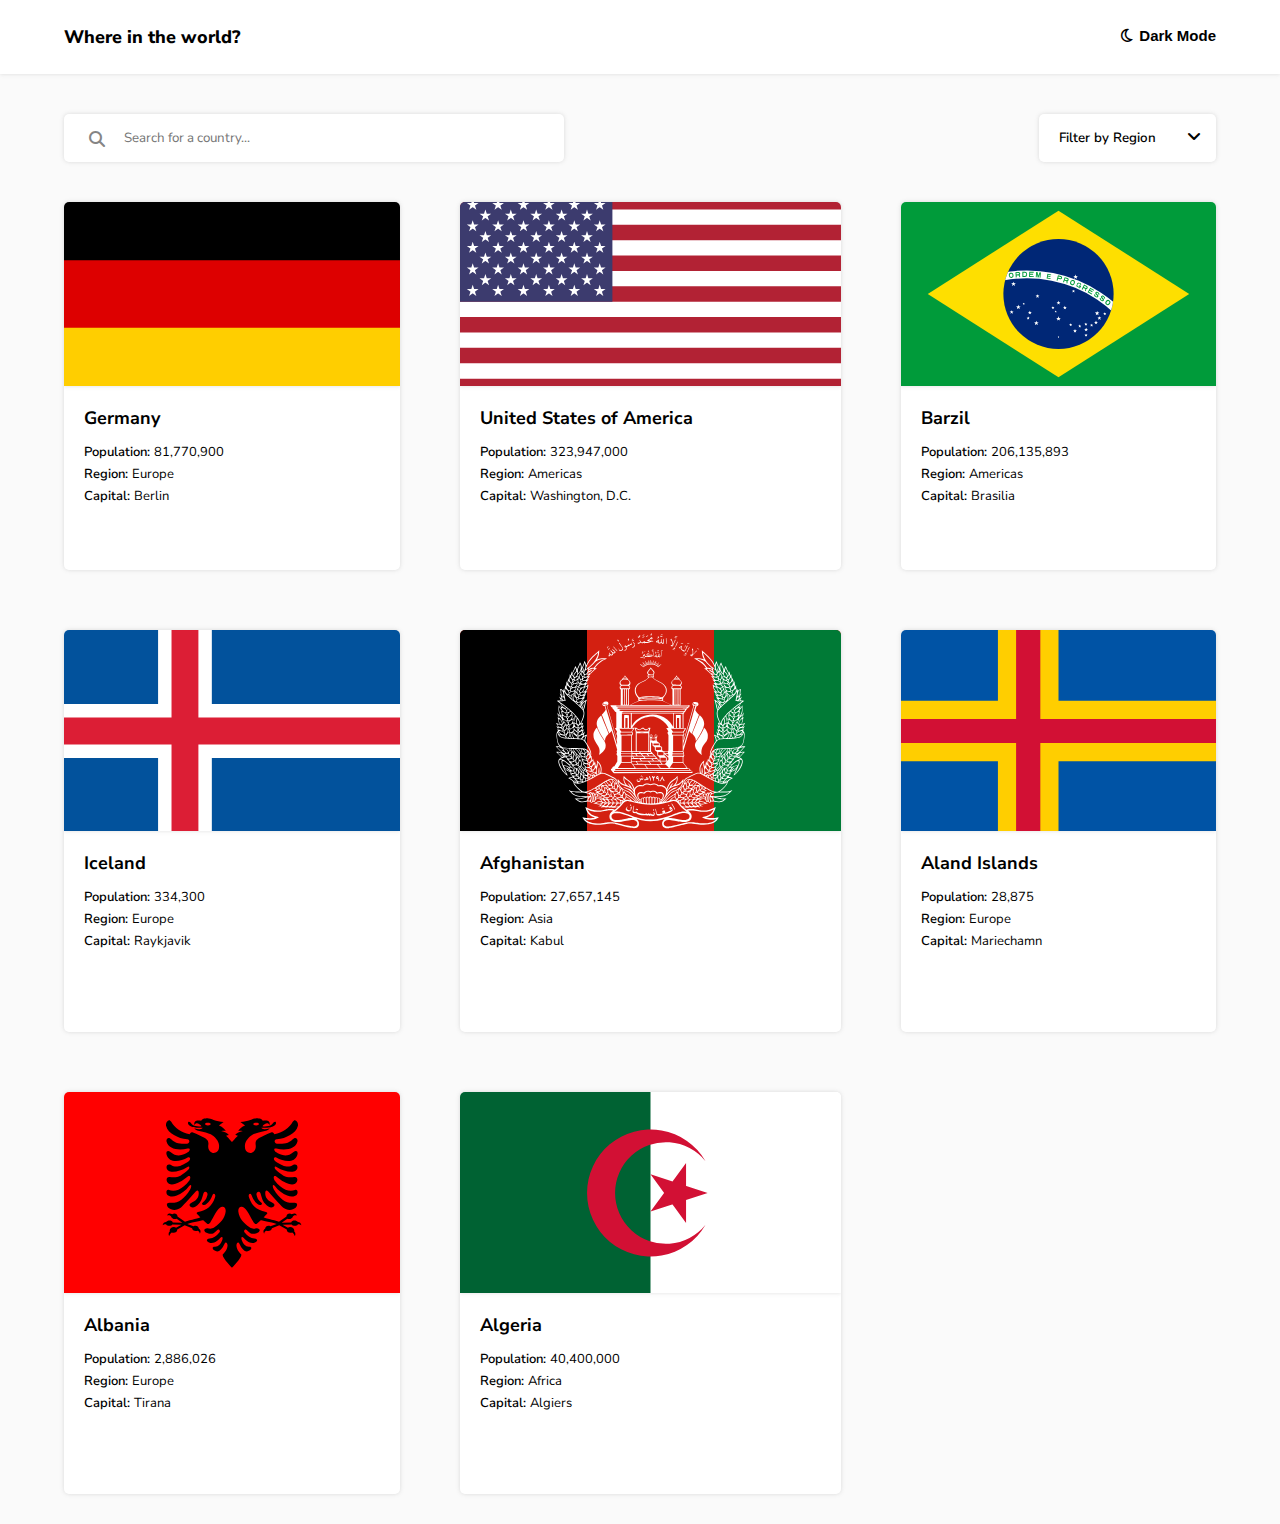
<file: index.html>
<!DOCTYPE html>
<html lang="en">

<head>
    <meta charset="UTF-8">
    <meta http-equiv="X-UA-Compatible" content="IE=edge">
    <meta name="viewport" content="width=device-width, initial-scale=1.0">
    <title>Flags</title>
    <meta name="description" content="First task using HTML and CSS ,this page contains some flags for countries">

    <!-- fontawesome -->
    <link rel="stylesheet" href="./assets/css/all.min.css">

    <!-- link for style css -->
    <link rel="stylesheet" href="./assets/css/style.css">

</head>

<body>

    <header>
        <div class="container">

            <div class="row">
                <div class="brand">
                    <a href="#"><h1>Where in the world?</h1></a>
                </div>

                <div class="DarkMode">
                    <button><i class="fa-regular fa-moon"></i> Dark Mode</button>
                </div>
            </div>
        </div>
    </header>

    <section class="search_content">
        <div class="container">
            <div class="row">

                <div class="search">
                    <i class="fa-solid fa-magnifying-glass"></i>
                    <input type="text" id="search_input" placeholder="Search for a country...">
                </div>

                <div class="filter">
                    <button class="btn">Filter by Region</button>
                    <i class="fa-solid fa-angle-down"></i>

                    <ul class="dropdown">
                        <li><a href="#">Africa</a></li>
                        <li><a href="#">America</a></li>
                        <li><a href="#">Asia</a></li>
                        <li><a href="#">Europe</a></li>
                        <li><a href="#">Oceania</a></li>
                    </ul>
                </div>

            </div>

        </div>

    </section>

    <section class="flags_gallary">

        <div class="container">
            <div class="grid_layout">

                <div class="flags">
                    <a href="./Detail.html">
                        <div class="image">
                            <img src="./assets/images/de.svg">
                        </div>
                        <div class="content">
                            <h2>Germany</h2>
                            <div>
                                <span class="name">Population:</span>
                                <span class="value">81,770,900</span>
                            </div>
                            <div>
                                <span class="name">Region:</span>
                                <span class="value">Europe</span>
                            </div>

                            <div>
                                <span class="name">Capital:</span>
                                <span class="value">Berlin</span>
                            </div>

                        </div>
                    </a>
                </div>


                <div class="flags">
                    <a href="./Detail.html">
                        <div class="image">
                            <img src="./assets/images/us.svg">
                        </div>
                        <div class="content">
                            <h2>United States of America</h2>
                            <div>
                                <span class="name">Population:</span>
                                <span class="value">323,947,000</span>
                            </div>
                            <div>
                                <span class="name">Region:</span>
                                <span class="value">Americas</span>
                            </div>

                            <div>
                                <span class="name">Capital:</span>
                                <span class="value">Washington, D.C.</span>
                            </div>
                        </div>
                    </a>
                </div>

                <div class="flags">
                    <a href="./Detail.html">
                        <div class="image">
                            <img src="./assets/images/br.svg">
                        </div>
                        <div class="content">
                            <h2>Barzil</h2>
                            <div>
                                <span class="name">Population:</span>
                                <span class="value">206,135,893</span>
                            </div>
                            <div>
                                <span class="name">Region:</span>
                                <span class="value">Americas</span>
                            </div>
                            <div>
                                <span class="name">Capital:</span>
                                <span class="value">Brasilia</span>
                            </div>

                        </div>
                    </a>
                </div>

                <div class="flags">
                    <a href="./Detail.html">
                        <div class="image">
                            <img src="./assets/images/is.svg">
                        </div>
                        <div class="content">
                            <h2>Iceland</h2>
                            <div>
                                <span class="name">Population:</span>
                                <span class="value">334,300</span>
                            </div>
                            <div>
                                <span class="name">Region:</span>
                                <span class="value">Europe</span>
                            </div>
                            <div>
                                <span class="name">Capital:</span>
                                <span class="value">Raykjavik</span>
                            </div>
                        </div>
                    </a>
                </div>

                <div class="flags">
                    <a href="./Detail.html">
                        <div class="image">
                            <img src="./assets/images/af.svg">
                        </div>
                        <div class="content">

                            <h2>Afghanistan</h2>
                            <div>
                                <span class="name">Population:</span>
                                <span class="value">27,657,145</span>
                            </div>
                            <div>
                                <span class="name">Region:</span>
                                <span class="value">Asia</span>
                            </div>
                            <div>
                                <span class="name">Capital:</span>
                                <span class="value">Kabul</span>
                            </div>

                        </div>
                    </a>
                </div>

                <div class="flags">
                    <a href="./Detail.html">
                        <div class="image">
                            <img src="./assets/images/ax.svg">
                        </div>
                        <div class="content">

                            <h2>Aland Islands</h2>
                            <div>
                                <span class="name">Population:</span>
                                <span class="value">28,875</span>
                            </div>
                            <div>
                                <span class="name">Region:</span>
                                <span class="value">Europe</span>
                            </div>
                            <div>
                                <span class="name">Capital:</span>
                                <span class="value">Mariechamn</span>
                            </div>

                        </div>
                    </a>
                </div>

                <div class="flags">
                    <a href="./Detail.html">
                        <div class="image">
                            <img src="./assets/images/al.svg">
                        </div>
                        <div class="content">

                            <h2>Albania</h2>
                            <div>
                                <span class="name">Population:</span>
                                <span class="value">2,886,026</span>
                            </div>
                            <div>
                                <span class="name">Region:</span>
                                <span class="value">Europe</span>
                            </div>
                            <div>
                                <span class="name">Capital:</span>
                                <span class="value">Tirana</span>
                            </div>

                        </div>
                    </a>
                </div>

                <div class="flags">
                    <a href="./Detail.html">
                        <div class="image">
                            <img src="./assets/images/dz.svg">
                        </div>
                        <div class="content">

                            <h2>Algeria</h2>
                            <div>
                                <span class="name">Population:</span>
                                <span class="value">40,400,000</span>
                            </div>
                            <div>
                                <span class="name">Region:</span>
                                <span class="value">Africa</span>
                            </div>
                            <div>
                                <span class="name">Capital:</span>
                                <span class="value">Algiers</span>
                            </div>

                        </div>
                    </a>

                </div>
            </div>
        </div>
    </section>

</body>

</html>
</file>
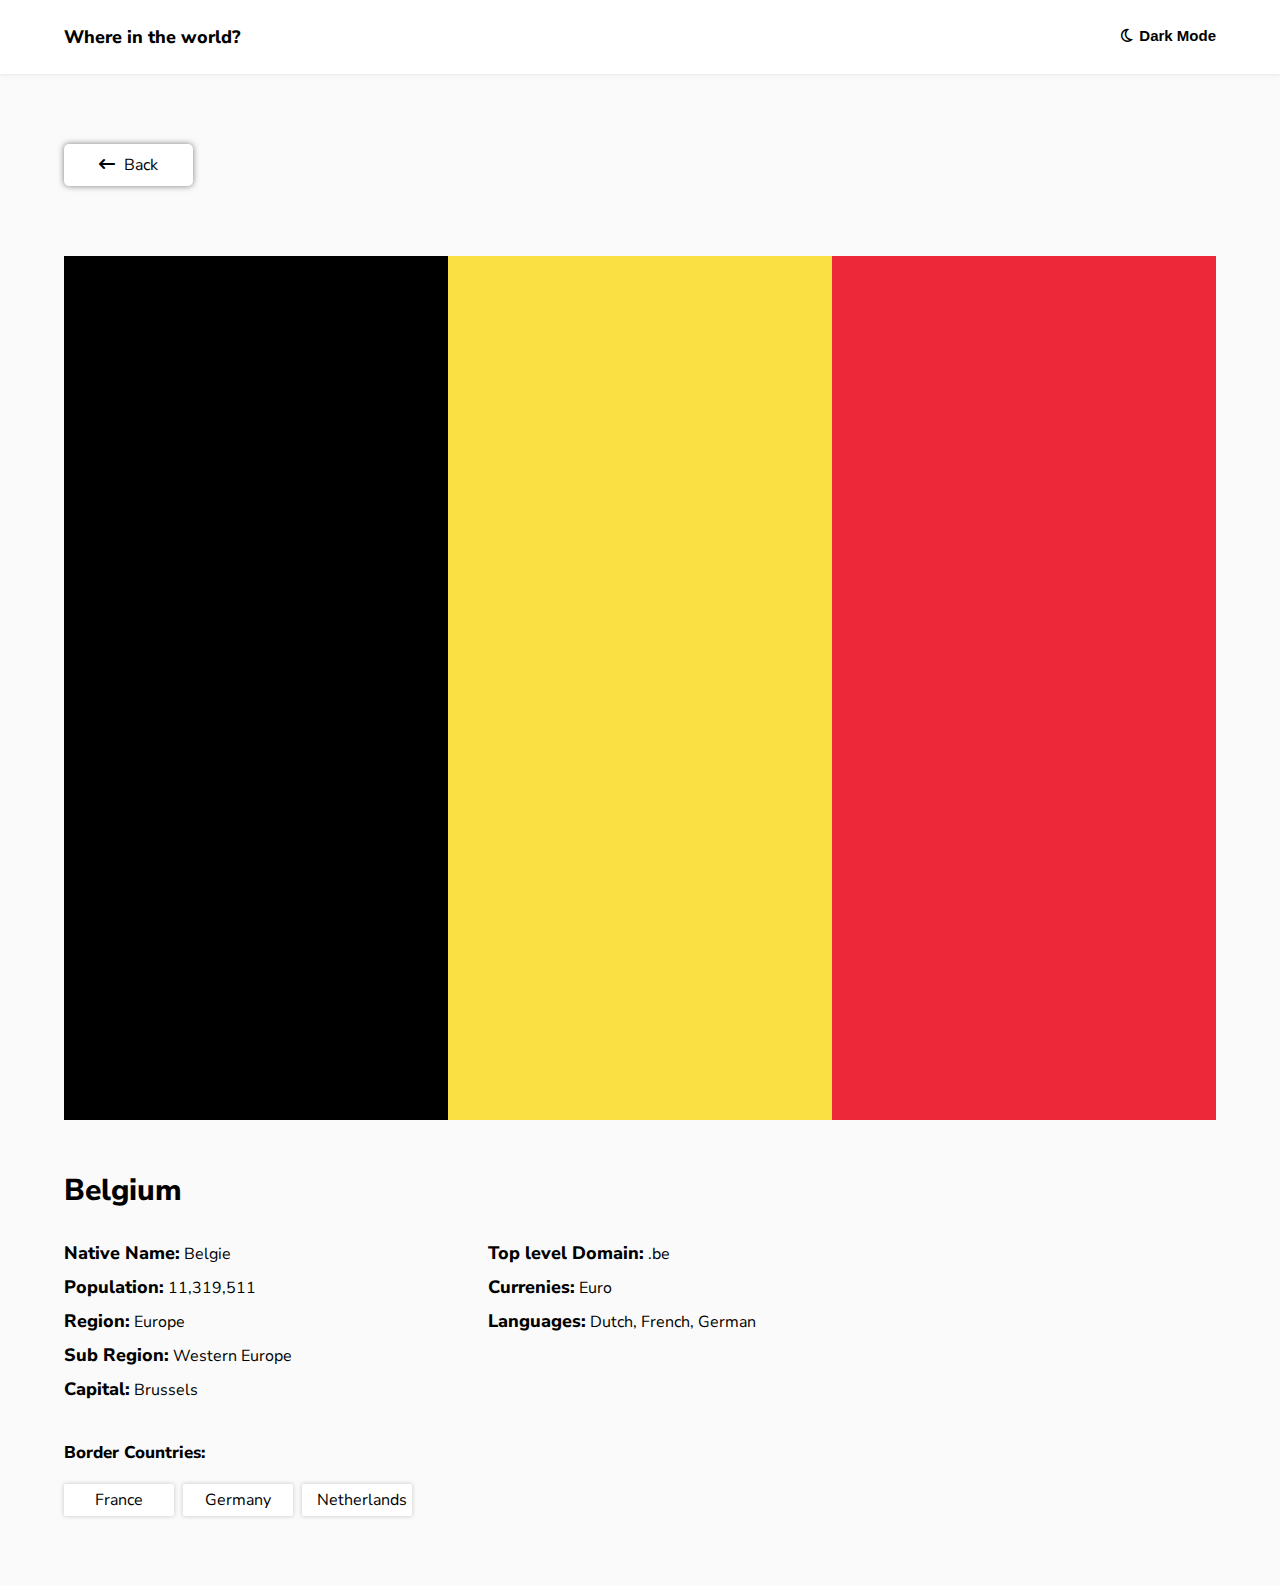
<file: Detail.html>
<!DOCTYPE html>
<html lang="en">

<head>
    <meta charset="UTF-8">
    <meta http-equiv="X-UA-Compatible" content="IE=edge">
    <meta name="viewport" content="width=device-width, initial-scale=1.0">
    <title>Detail</title>
    <meta name="description" content="This page contains detail about specific flag">


    <!-- fontawesome -->
    <link rel="stylesheet" href="./assets/css/all.min.css">

    <!-- link for style css -->
    <link rel="stylesheet" href="./assets/css/style.css">
    <link rel="stylesheet" href="./assets/css/style2.css">


</head>

<body>

    <header>
        <div class="container">

            <div class="row">
                <div class="brand">
                    <a href="#">
                        <h1>Where in the world?</h1>
                    </a>
                </div>

                <div class="DarkMode">
                    <button><i class="fa-regular fa-moon"></i> Dark Mode</button>
                </div>
            </div>
        </div>
    </header>

    <section>

    <div class="container">
        <div class="back"> 
            <a id="b" href="./index.html"><i class="fa-solid fa-arrow-left-long"></i> Back</a>
        </div>
    </div>
    </section>



    <section class="flag_detail">

        <div class="container">
            <div class="grid_display">
                <div class="flag">
                      <img src="./assets/images/be.svg">
                </div>

                <div class="content">
                    <h2>Belgium</h2>

                    <div class="grid_content">
                        <div class="left_content">
                            <div>
                                <span class="name">Native Name:</span>
                                <span class="value">Belgie</span>
                            </div>
                            <div>
                                <span class="name">Population:</span>
                                <span class="value">11,319,511</span>
                            </div>
                            <div>
                                <span class="name">Region:</span>
                                <span class="value">Europe</span>
                            </div>
                            <div>
                                <span class="name">Sub Region:</span>
                                <span class="value">Western Europe</span>
                            </div>
                            <div>
                                <span class="name">Capital:</span>
                                <span class="value">Brussels</span>
                            </div>

                        </div>

                        <div class="right_content">
                            <div>
                                <span class="name">Top level Domain:</span>
                                <span class="value">.be</span>
                            </div>

                            <div>
                                <span class="name">Currenies:</span>
                                <span class="value">Euro</span>
                            </div>

                            <div>
                                <span class="name">Languages:</span>
                                <span class="value">Dutch, French, German</span>
                            </div>

                        </div>
                    </div>

                    <div class="down_content">
                        <span class="border">Border Countries:</span>

                        <a class="country">France</a>
                        <a class="country">Germany</a>
                        <a class="country">Netherlands</a>

                    </div>


                </div>
            </div>
        </div>
    </section>

</body>

</html>
</file>
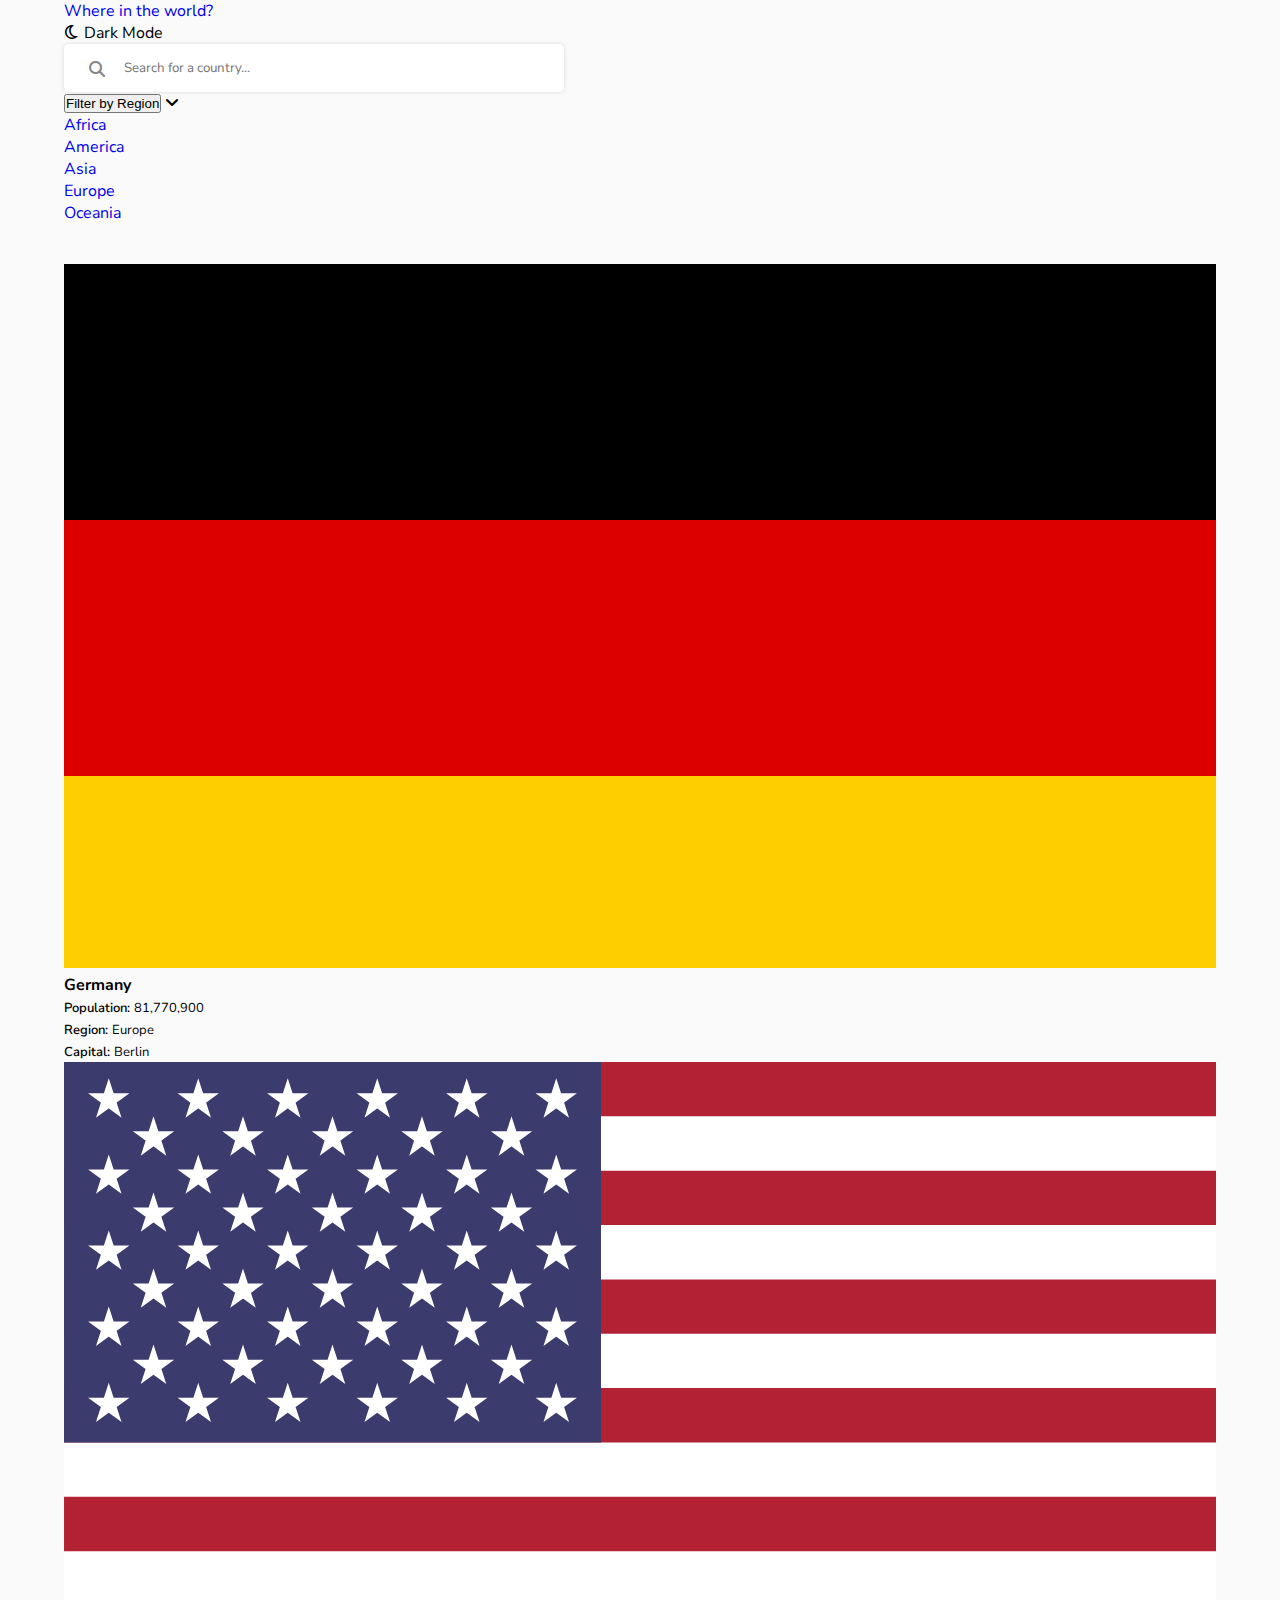
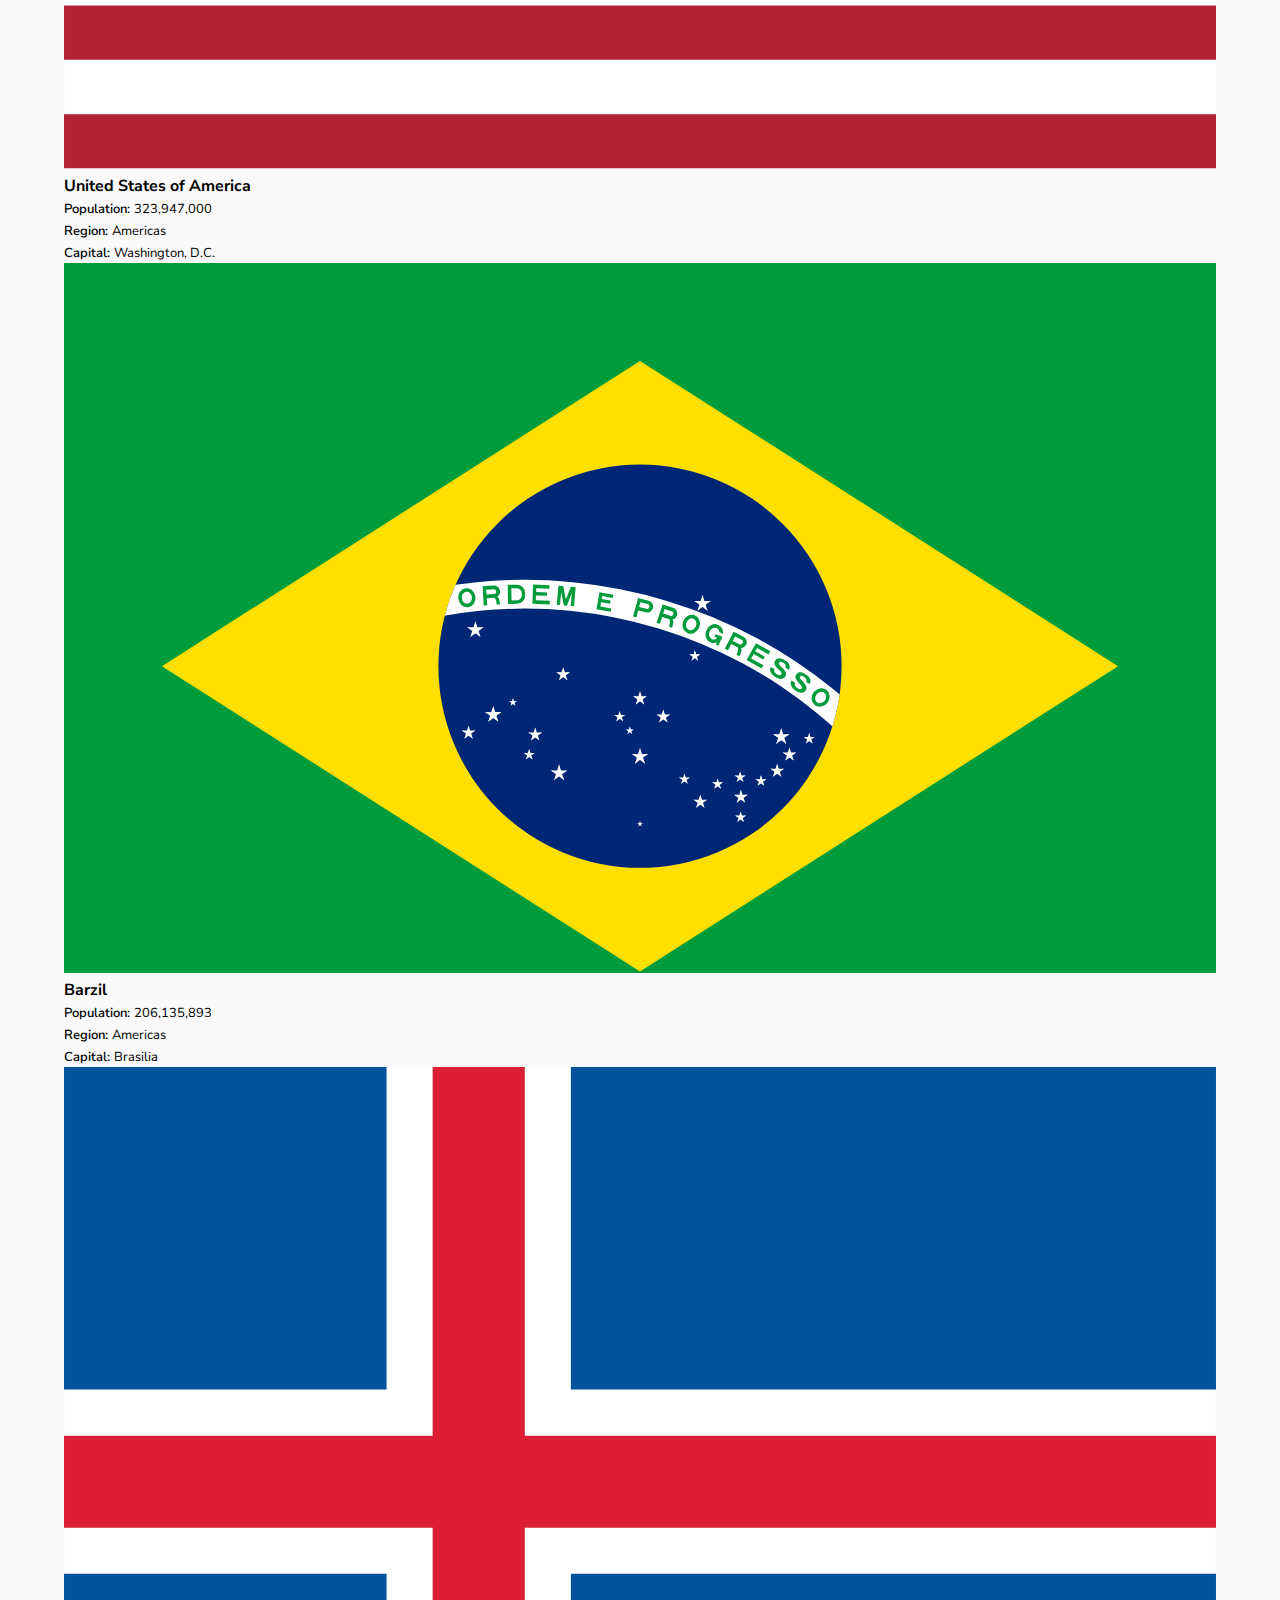
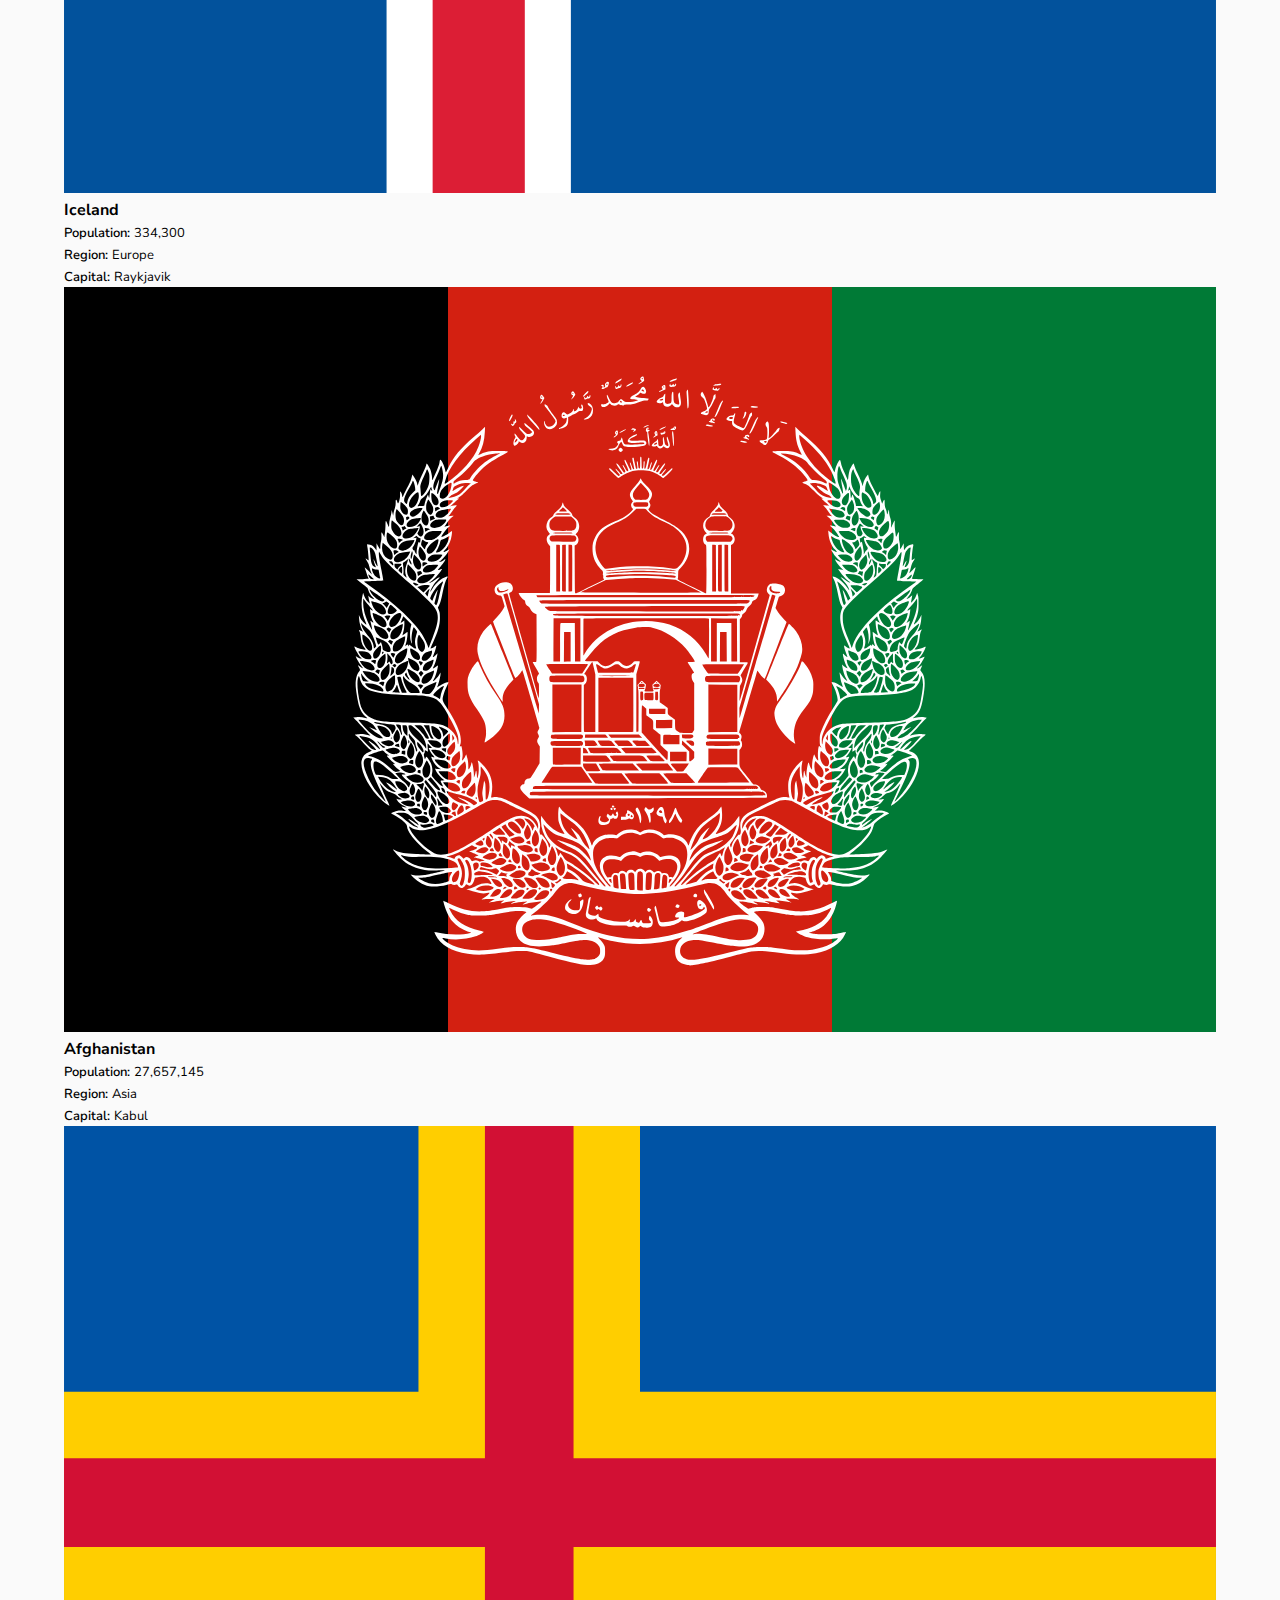
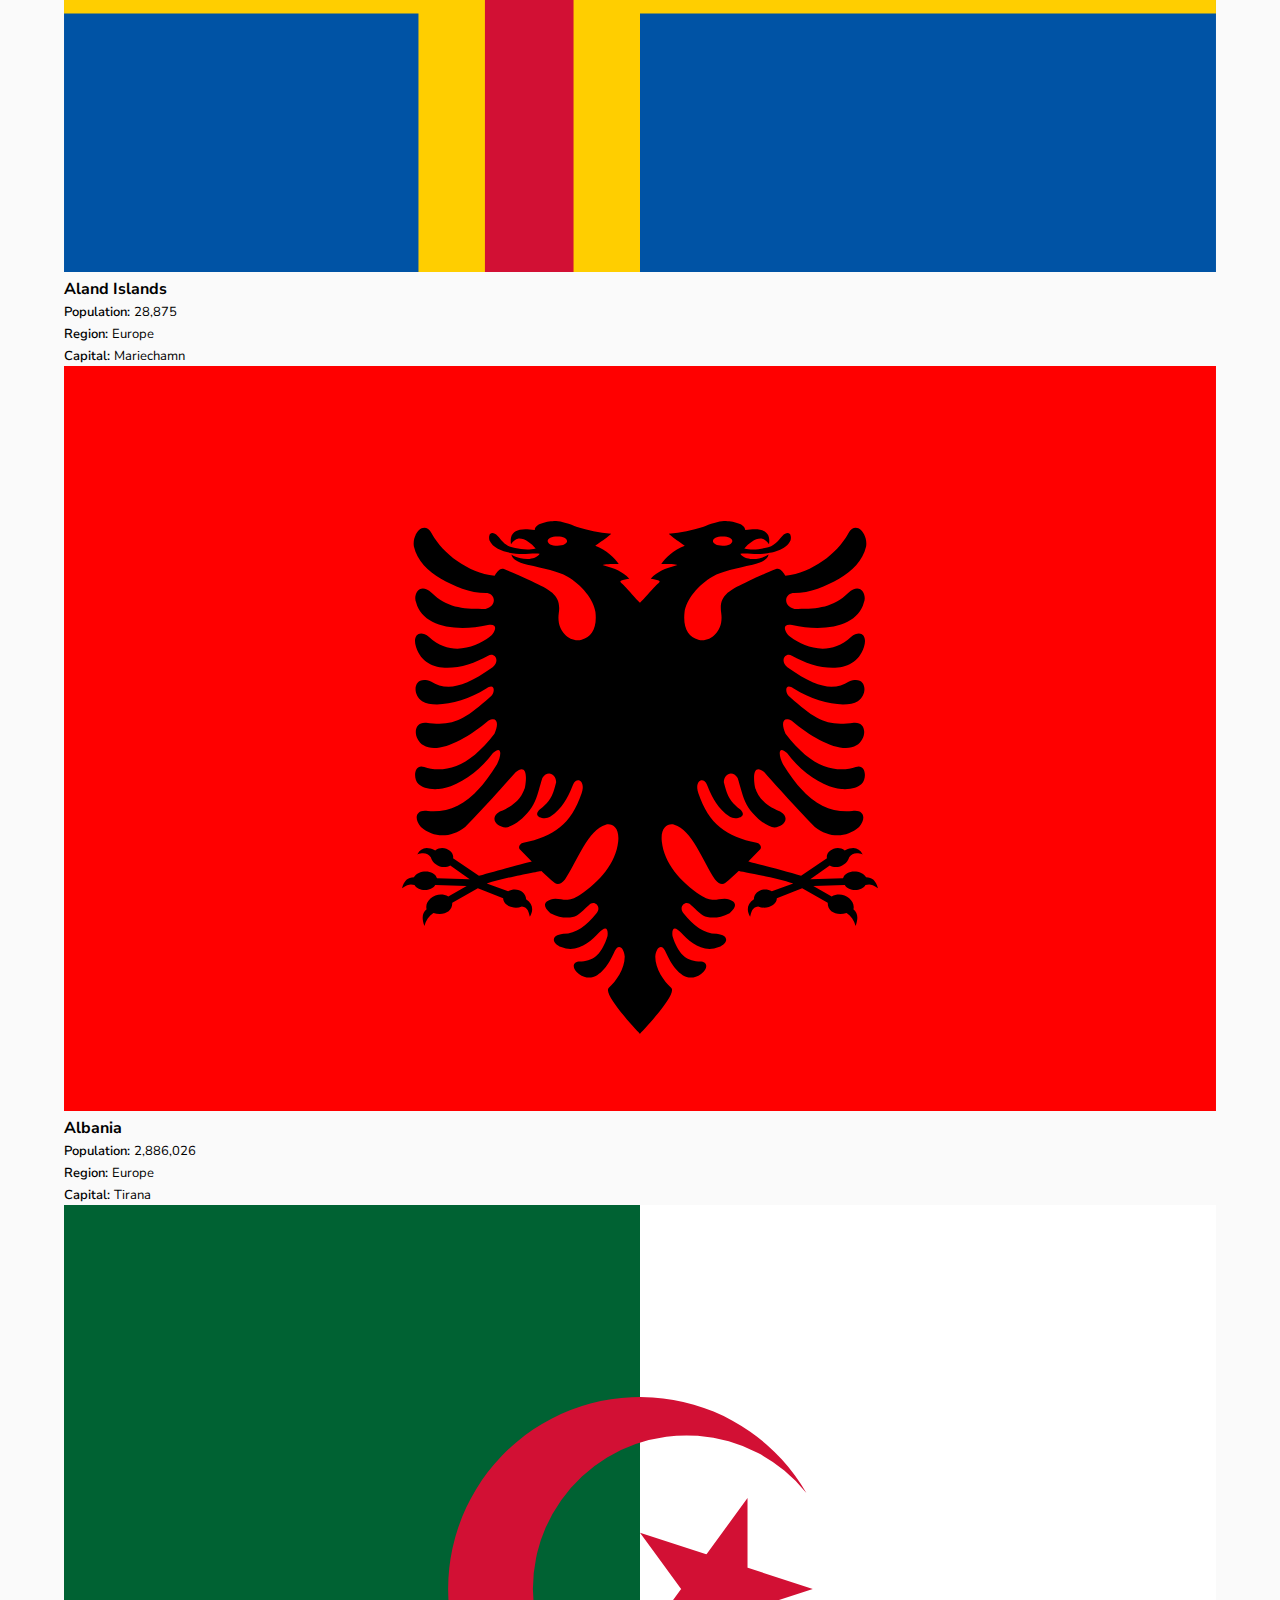
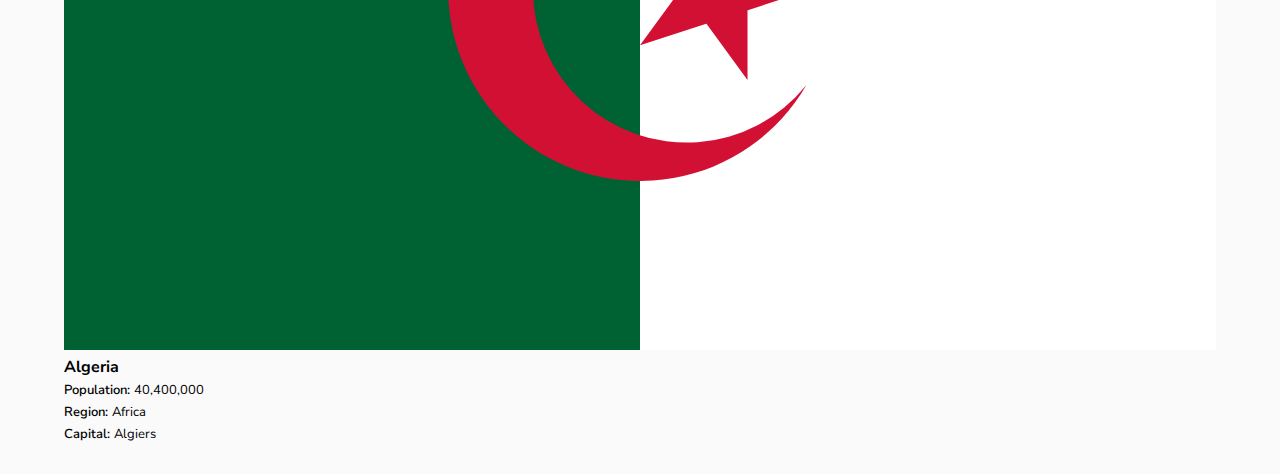
<file: Home.html>
<!DOCTYPE html>
<html lang="en">
<head>
    <meta charset="UTF-8">
    <meta http-equiv="X-UA-Compatible" content="IE=edge">
    <meta name="viewport" content="width=device-width, initial-scale=1.0">
    <title>Flags</title>
    <meta name="description" content="First task using HTML and CSS ,this page contains some flags for countries">
 
    <!-- fontawesome -->
    <link rel="stylesheet" href="./assets/css/all.min.css">

    <!-- link for style css -->
    <link rel="stylesheet" href="./assets/css/style.css">

</head>
<body>

    <nav>
        <div class="container">

        <div class="flx">
        <div class="brand">
        <a href="#">Where in the world?</a>
        </div>

        <div class="DarkMode">
        <i class="fa-regular fa-moon"></i>
        <span>Dark Mode</span>
        </div>
        </div>
        </div>
    </nav>

    <section>
        <div class="container">
            <div class="flx">

            <div class="search">
            <i class="fa-solid fa-magnifying-glass"></i>
            <input type="text" id="search_input" placeholder="Search for a country...">
            </div>

            <div class="filter">
            <button class="btn">Filter by Region</button>
            <i class="fa-solid fa-angle-down"></i>
            
            <ul class="dropdown">
                <li><a href="#">Africa</a></li>
                <li><a href="#">America</a></li>
                <li><a href="#">Asia</a></li>
                <li><a href="#">Europe</a></li>
                <li><a href="#">Oceania</a></li>
            
            </ul>
            </div>

           </div>

        </div>

    </section>

    <section class="flags_gallary">

        <div class="container">
            <div class="flx2">
            <div class="flags">
                <div class="image">
                    <svg width="100%" viewBox="0 0 900 550" >
                       <a href="./Detail.html"> <image href="./assets/images/de.svg" /></a>
                      </svg>
                </div>
                <div class="content">
                    <h4>Germany</h4>
                    <div>
                        <span class="name">Population:</span>
                        <span class="value">81,770,900</span>
                    </div>
                    <div>
                        <span class="name">Region:</span>
                        <span class="value">Europe</span>
                    </div>

                    <div>
                        <span class="name">Capital:</span>
                        <span class="value">Berlin</span>
                    </div>

                </div>
            </div>

            <div class="flags">
                <div class="image">
                <svg width="100%" viewBox="0 0 1500 920">
                    <a href="./Detail.html"> <image  height="100%" href="./assets/images/us.svg" /></a>
                  </svg>
                </div>
                
                <div class="content">
                    <h4>United States of America</h4>
                    <div>
                        <span class="name">Population:</span>
                        <span class="value">323,947,000</span>
                    </div>
                    <div>
                        <span class="name">Region:</span>
                        <span class="value">Americas</span>
                    </div>

                    <div>
                        <span class="name">Capital:</span>
                        <span class="value">Washington, D.C.</span>
                    </div>

                </div>
            </div>

            <div class="flags">
                <div class="image">

                <svg  viewBox="0 0 600 370">
                    <a href="./Detail.html"><image width="100%" href="./assets/images/br.svg"/> </a>
                  </svg>
                </div>
                <div class="content">
                    <h4>Barzil</h4>
                    <div>
                        <span class="name">Population:</span>
                        <span class="value">206,135,893</span>
                    </div>
                    <div>
                        <span class="name">Region:</span>
                        <span class="value">Americas</span>
                    </div>
                    <div>
                        <span class="name">Capital:</span>
                        <span class="value">Brasilia</span>
                    </div>
                    
                </div>
            </div>

            <div class="flags">
                <div class="image">

                <svg width="100%" viewBox="0 0 1000 630">
                    <a href="./Detail.html"><image width="100%" href="./assets/images/is.svg" /></a>
                </svg>
                </div>
                <div class="content">
                    <h4>Iceland</h4>
                    <div>
                        <span class="name">Population:</span>
                        <span class="value">334,300</span>
                    </div>
                    <div>
                        <span class="name">Region:</span>
                        <span class="value">Europe</span>
                    </div>
                    <div>
                        <span class="name">Capital:</span>
                        <span class="value">Raykjavik</span>
                    </div>
                </div>
            </div>

            <div class="flags">
                <div class="image" >

                    <svg width="100%" viewBox="0 0 850 550">
                        <a href="./Detail.html"> <image width="100%" href="./assets/images/af.svg" /> </a>
                    </svg>
                    </div>
                <div class="content">
                   
                        <h4>Afghanistan</h4>
                        <div>
                            <span class="name">Population:</span>
                            <span class="value">27,657,145</span>
                        </div>
                        <div>
                            <span class="name">Region:</span>
                            <span class="value">Asia</span>
                        </div>
                        <div>
                            <span class="name">Capital:</span>
                            <span class="value">Kabul</span>
                        </div>
                  
                </div>
            </div>

            <div class="flags">
                <div class="image">
                    
                    <svg width="100%" viewBox="0 0 510 330">
                        <a href="./Detail.html"> <image width="100%" href="./assets/images/ax.svg" /></a>
                    </svg>
                    </div>
                    <div class="content">
                   
                        <h4>Aland Islands</h4>
                        <div>
                            <span class="name">Population:</span>
                            <span class="value">28,875</span>
                        </div>
                        <div>
                            <span class="name">Region:</span>
                            <span class="value">Europe</span>
                        </div>
                        <div>
                            <span class="name">Capital:</span>
                            <span class="value">Mariechamn</span>
                        </div>
                  
                </div>
            </div>

            <div class="flags">
                <div class="image">
                   
                    <svg width="100%" viewBox="0 0 850 550">
                        <a href="./Detail.html">  <image width="100%"  href="./assets/images/al.svg" /></a>
                    </svg>
                    </div>
                    <div class="content">
                   
                        <h4>Albania</h4>
                        <div>
                            <span class="name">Population:</span>
                            <span class="value">2,886,026</span>
                        </div>
                        <div>
                            <span class="name">Region:</span>
                            <span class="value">Europe</span>
                        </div>
                        <div>
                            <span class="name">Capital:</span>
                            <span class="value">Tirana</span>
                        </div>
                  
                </div>
            </div>

            <div class="flags">
                <div class="image">
         
                    <svg width="100%" viewBox="0 0 850 550">
                        <a href="./Detail.html"> <image width="100%"  href="./assets/images/dz.svg" /></a>
                    </svg>
                    </div>
                   <div class="content">
                   
                        <h4>Algeria</h4>
                        <div>
                            <span class="name">Population:</span>
                            <span class="value">40,400,000</span>
                        </div>
                        <div>
                            <span class="name">Region:</span>
                            <span class="value">Africa</span>
                        </div>
                        <div>
                            <span class="name">Capital:</span>
                            <span class="value">Algiers</span>
                        </div>
                
                    </div>

            </div>
    </div>
    </div>
    </section>
    
</body>
</html>
</file>
<file: assets/css/style.css>
/* font */
@import url('https://fonts.googleapis.com/css2?family=Nunito+Sans:wght@300;600;800&display=swap');


*{
    margin: 0;
    padding: 0;
}

a{
    text-decoration: none;
}

ul{
    list-style-type: none;
}


body{
    background-color: #fafafa;
    font-family: 'Nunito Sans', sans-serif;
}

.container{
    width: 90%;
    margin: auto;
    
    
}

.row{
    display: flex;
    flex-wrap: wrap;
    justify-content: space-between;
}

/* start header style */
header{
    background-color: #ffffff;
    padding: 25px 0;
    box-shadow: 0px 0px 4px 0px #85858544;
}

header a h1{
    color: #000000;
    font-weight:800;
    font-size: 18px;
   
}

header .container .DarkMode button{
    font-size: 15px;
    font-weight: 600;
    border: none;
    background-color: #ffffff;
}
header .container .DarkMode button:hover{
    cursor: pointer;
}


/* end header */

/* start search */

.search{
    position: relative;
}
.search #search_input{
    padding: 15px 60px;
    width: 380px;
    border: none;
    font-family: 'Nunito Sans', sans-serif;
    border-radius: 5px;
    box-shadow: 0px 0px 4px 0px #85858544;
    
}
.search i{
    position: absolute;
    padding-left: 25px;
    bottom: 15px;
    color: #858585;
   z-index: 2;
 
}

/* start button filter */

.search_content{
    margin-top: 40px;
}


.container .row .filter button{
    padding: 15px 60px 15px 20px;
   
    font-family: 'Nunito Sans', sans-serif;
    font-weight: 600;
    border: none;
    background-color: #ffffff;
    border-radius: 5px;
    box-shadow: 0px 0px 4px 0px #85858544;
    
}

.container .row .filter{
    position: relative;
}

.container .row .filter i{
    position: absolute;
    bottom: 18px;
    right: 15px;
   
}


/* start dropdown */ 
.container .row .filter .dropdown{
background-color: #ffffff;
position: absolute;
width: 176px;
margin-top: 5px;
border-radius: 5px;
box-shadow: 0px 0px 4px 0px #85858544;
display: none;
padding:10px 0px 17px 0px ;

}


.container .row .filter .dropdown li a{
    display: block;
    padding:7px 0px 0px 20px ;
    color: #000000;
    font-weight: 600;
    font-size: 14px;

    
}

.container .row .filter .dropdown li a:hover{
background-color: #fafafa
}

.container .row .filter:hover .btn{
 cursor: pointer;
}

.container .row .filter:hover .dropdown { 
    
    display: block;
}



/* start flags */
.flags_gallary{
    margin-top: 40px;
    padding-bottom: 30px;
    box-sizing: border-box;
}

.flags_gallary .container .grid_layout .flags{

    background-color: #ffffff;
    border-radius: 5px;
    box-shadow: 0px 0px 4px 0px #85858544;
    overflow: hidden;
}

.flags_gallary .container .grid_layout .flags .content{
padding: 20px 20px;
}

.flags_gallary .container .grid_layout .flags a{
color: #000000;
}

.flags_gallary .container .grid_layout .flags .content h2{
 margin-bottom: 10px;
 font-size: 18px;
}

.grid_layout{
    display: grid;
    gap: 60px;
    grid-template-columns: repeat(auto-fill, minmax(275px,auto));
}

.flags_gallary .container .grid_layout .flags .image{
    width: 100%;
    height: 50%;
    box-shadow: 0px 0px 4px 0px #85858544;
   
    overflow: hidden;
}


.flags_gallary .container .grid_layout .flags .image img {
    
object-fit: cover;
width: 100%;
height: 100%;

  }


.flags .content .name{
    font-size: 13px;
    font-weight: 600;

}

.flags .content .value{
    font-size: 13px;
   
}


@media only screen and (max-width :650px)  {


    header{
        padding: 30px 0;
    }

    header .container .DarkMode button{
        font-size: 15px;
        display: inline-block;
        margin-top: 0px;
    }
    header a{
        font-size: 12px;
    }

    .grid_layout{
        justify-content: center;
        grid-template-columns: 260px;
       
    }

    .search #search_input{
        width: 65%;
    }

    .container .row .search{
        width: 100%;
    }


    .container .row .filter{
        margin-top: 40px;
    }

    .search_content{
        margin-top: 30px;
    }
}
</file>
<file: assets/css/style2.css>
/* start back button */

.back{
    display:flex;
    margin-top: 70px;
}

.back #b{
    
    padding: 10px 35px 10px 35px;
    background-color: #ffffff;
    
    border-radius: 5px;
    box-shadow: 0px 0px 6px 0px rgba(0, 0, 0, 0.5); 
    color: #000000;
    
}

.back i{
    
margin-right: 5px;
}

/* start flag detail */



.flag_detail{
    margin-top: 70px;
    margin-bottom: 70px;
 
}


.grid_display{
    display: grid;
    column-gap: 95px;   
    grid-template-columns: repeat(auto-fill, minmax(460px,auto));
    align-items: center;
}


.grid_content{
    display: grid;
    column-gap: 99px;   
    grid-template-columns: repeat(auto-fill, minmax(230px,auto));
    margin-top: 20px;
    margin-bottom: 60px;
}


.flag img{
    width: 100%;
    object-fit: contain;
    display: block;
}

.content{
 
    align-items: center;
    font-size: 17px;

}

.content h2{
    font-weight: 800;
    font-size: 17px;
}
 


.content .right_content{
     margin-left: 9px; 
    
}

.content .left_content .name{
    font-weight: 800;
    font-size: 14px;
    margin-top: 10px;
    display: inline-block;
}

.content .right_content .name{
    font-weight: 800;
    font-size: 14px;
    margin-top: 10px;
    display: inline-block;
}

.content .left_content .value{
    
    font-size: 15px;
    font-family: 'Nunito Sans';
    margin-top: 10px;
    display: inline-block;

}

.content .right_content .value{
    
    font-size: 14px;
    margin-top: 10px;
    display: inline-block;
}


.content .down_content .border{
    font-weight: 800;
    font-size: 14px;
    margin-right: 5px;
}

.content .down_content .country{
    display: inline-block;
    padding: 5px 15px;
    background-color: #ffffff;
    font-size: 14px;
   border-radius: 2px;
    margin-right: 5px;
    width: 70px;
    text-align: center;
    box-shadow: 0px 0px 4px 0px #85858575;
}


@media only screen and (max-width :683px)  {


    .grid_display{
        display: grid;
        column-gap: 95px;   
        grid-template-columns: repeat(auto-fill, minmax(260px,auto));
        align-items: center;
    }


    .content{
        margin-top:50px;
       
    }

    .content .right_content{
  
       margin-top: 35px;
       margin-left: 0px;
        
    } 

    .grid_content{
        margin-bottom: 40px;
        grid-template-columns: repeat(auto-fill, minmax(260px,auto));
    }


    .content .down_content .border{
        display: block;
        margin-bottom: 20px;
    }

}


 @media only screen and (max-width: 1348px) and (min-width: 684px)  {


    .content{
        margin-top:50px;  
       width: 100%;
    }

    .grid_display{
        display: grid;
        column-gap: 95px;   
        grid-template-columns: repeat(auto-fill, minmax(650px,auto));
        align-items: center;
    }

    .grid_content{
        margin-bottom: 40px;
        grid-template-columns: repeat(auto-fill, minmax(270px,auto));
        /* column-gap: 90px;   */
        width: 100%;
    }

  

    .content .down_content .border{
        display: block;
        margin-bottom: 20px;
    }

    .content h2{
        font-size: 30px;
    }

    .content .left_content .name{
        font-size: 18px;
    }
    
    .content .right_content .name{
        font-size: 18px;
    }
    
    .content .left_content .value{
        
        font-size: 16px;
    
    }
    
    .content .right_content .value{
        
        font-size: 16px;
    }


    .content .down_content .border{
        font-size: 17px;
    }
    
    .content .down_content .country{
        font-size: 16px;
        width: 80px;

    }

}
</file>
